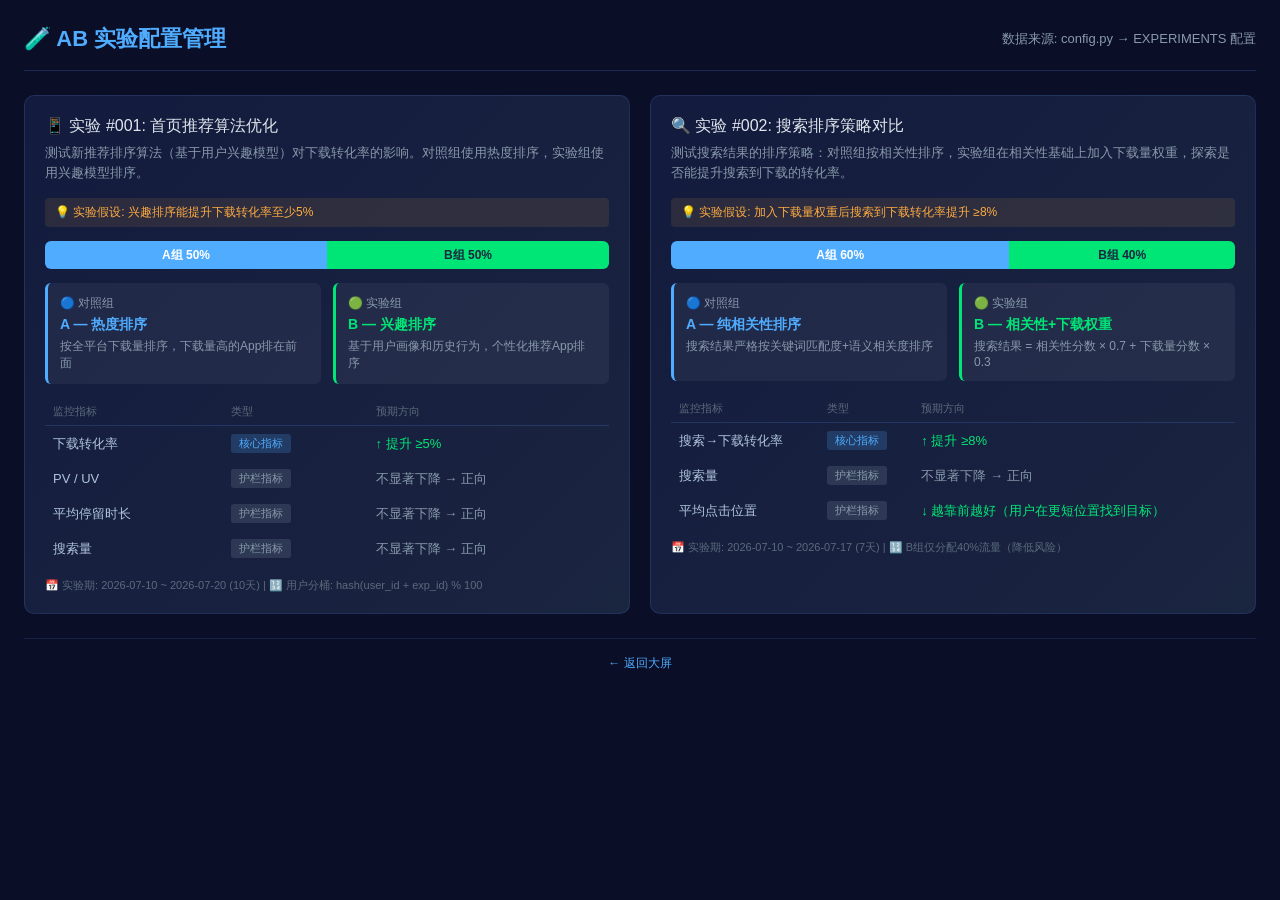
<file: src/dashboard/ab-config.html>
<!DOCTYPE html>
<html lang="zh-CN">
<head>
    <meta charset="UTF-8">
    <meta name="viewport" content="width=device-width, initial-scale=1.0">
    <title>AB 实验配置管理</title>
    <style>
        * { margin: 0; padding: 0; box-sizing: border-box; }
        body {
            font-family: 'Microsoft YaHei', sans-serif;
            background: #0a0e27;
            color: #e0e6ed;
            padding: 24px;
            min-height: 100vh;
        }
        .header {
            display: flex; justify-content: space-between; align-items: center;
            padding-bottom: 16px; border-bottom: 1px solid rgba(100,150,255,0.2); margin-bottom: 24px;
        }
        .header h1 { font-size: 22px; color: #4facfe; }
        .header span { font-size: 13px; color: #8899aa; }
        .exp-grid { display: grid; grid-template-columns: repeat(auto-fill, minmax(480px, 1fr)); gap: 20px; }

        .exp-card {
            background: linear-gradient(135deg, #131b3e, #1a2540);
            border: 1px solid rgba(100,150,255,0.15);
            border-radius: 10px; padding: 20px;
            transition: transform 0.2s, box-shadow 0.2s;
        }
        .exp-card:hover { transform: translateY(-2px); box-shadow: 0 4px 24px rgba(79,172,254,0.15); }
        .exp-title { font-size: 16px; color: #e0e6ed; margin-bottom: 6px; }
        .exp-desc { font-size: 13px; color: #8899aa; margin-bottom: 16px; line-height: 1.5; }
        .exp-hypothesis {
            font-size: 12px; color: #ffab40; background: rgba(255,171,64,0.1);
            padding: 6px 10px; border-radius: 4px; margin-bottom: 14px;
        }

        .traffic-bar {
            display: flex; height: 28px; border-radius: 6px; overflow: hidden; margin-bottom: 14px;
            font-size: 12px; font-weight: 600;
        }
        .traffic-a {
            background: #4facfe; color: #fff;
            display: flex; align-items: center; justify-content: center;
        }
        .traffic-b {
            background: #00e676; color: #1a2540;
            display: flex; align-items: center; justify-content: center;
        }

        .variant-row {
            display: grid; grid-template-columns: 1fr 1fr; gap: 12px; margin-bottom: 14px;
        }
        .variant-box {
            background: rgba(255,255,255,0.05); border-radius: 6px; padding: 12px;
            border-left: 3px solid transparent;
        }
        .variant-box.a { border-left-color: #4facfe; }
        .variant-box.b { border-left-color: #00e676; }
        .variant-label { font-size: 12px; color: #8899aa; margin-bottom: 4px; }
        .variant-name { font-size: 14px; font-weight: 600; }
        .variant-box.a .variant-name { color: #4facfe; }
        .variant-box.b .variant-name { color: #00e676; }

        .metrics-table { width: 100%; border-collapse: collapse; font-size: 13px; }
        .metrics-table th {
            text-align: left; color: #5a6a7a; font-weight: normal;
            padding: 6px 8px; border-bottom: 1px solid rgba(100,150,255,0.1); font-size: 11px;
        }
        .metrics-table td { padding: 8px; color: #b0c4de; }
        .tag { display: inline-block; padding: 2px 8px; border-radius: 3px; font-size: 11px; }
        .tag-primary { background: rgba(79,172,254,0.2); color: #4facfe; }
        .tag-secondary { background: rgba(136,153,170,0.2); color: #8899aa; }

        .footer { margin-top: 24px; padding-top: 16px; border-top: 1px solid rgba(100,150,255,0.15); font-size: 12px; color: #5a6a7a; text-align: center; }
        .footer a { color: #4facfe; text-decoration: none; }
    </style>
</head>
<body>

    <div class="header">
        <h1>🧪 AB 实验配置管理</h1>
        <span>数据来源: config.py → EXPERIMENTS 配置</span>
    </div>

    <!-- 实验1: 首页推荐算法 -->
    <div class="exp-grid">
        <div class="exp-card">
            <div class="exp-title">📱 实验 #001: 首页推荐算法优化</div>
            <div class="exp-desc">
                测试新推荐排序算法（基于用户兴趣模型）对下载转化率的影响。对照组使用热度排序，实验组使用兴趣模型排序。
            </div>
            <div class="exp-hypothesis">
                💡 实验假设: 兴趣排序能提升下载转化率至少5%
            </div>

            <div class="traffic-bar">
                <div class="traffic-a" style="width:50%">A组 50%</div>
                <div class="traffic-b" style="width:50%">B组 50%</div>
            </div>

            <div class="variant-row">
                <div class="variant-box a">
                    <div class="variant-label">🔵 对照组</div>
                    <div class="variant-name">A — 热度排序</div>
                    <div style="font-size:12px;color:#8899aa;margin-top:4px;">
                        按全平台下载量排序，下载量高的App排在前面
                    </div>
                </div>
                <div class="variant-box b">
                    <div class="variant-label">🟢 实验组</div>
                    <div class="variant-name">B — 兴趣排序</div>
                    <div style="font-size:12px;color:#8899aa;margin-top:4px;">
                        基于用户画像和历史行为，个性化推荐App排序
                    </div>
                </div>
            </div>

            <table class="metrics-table">
                <thead>
                    <tr>
                        <th>监控指标</th>
                        <th>类型</th>
                        <th>预期方向</th>
                    </tr>
                </thead>
                <tbody>
                    <tr>
                        <td>下载转化率</td>
                        <td><span class="tag tag-primary">核心指标</span></td>
                        <td style="color:#00e676;">↑ 提升 ≥5%</td>
                    </tr>
                    <tr>
                        <td>PV / UV</td>
                        <td><span class="tag tag-secondary">护栏指标</span></td>
                        <td style="color:#8899aa;">不显著下降 → 正向</td>
                    </tr>
                    <tr>
                        <td>平均停留时长</td>
                        <td><span class="tag tag-secondary">护栏指标</span></td>
                        <td style="color:#8899aa;">不显著下降 → 正向</td>
                    </tr>
                    <tr>
                        <td>搜索量</td>
                        <td><span class="tag tag-secondary">护栏指标</span></td>
                        <td style="color:#8899aa;">不显著下降 → 正向</td>
                    </tr>
                </tbody>
            </table>

            <div style="margin-top:12px;font-size:11px;color:#5a6a7a;">
                📅 实验期: 2026-07-10 ~ 2026-07-20 (10天) | 🔢 用户分桶: hash(user_id + exp_id) % 100
            </div>
        </div>

        <!-- 实验2: 搜索排序 -->
        <div class="exp-card">
            <div class="exp-title">🔍 实验 #002: 搜索排序策略对比</div>
            <div class="exp-desc">
                测试搜索结果的排序策略：对照组按相关性排序，实验组在相关性基础上加入下载量权重，探索是否能提升搜索到下载的转化率。
            </div>
            <div class="exp-hypothesis">
                💡 实验假设: 加入下载量权重后搜索到下载转化率提升 ≥8%
            </div>

            <div class="traffic-bar">
                <div class="traffic-a" style="width:60%">A组 60%</div>
                <div class="traffic-b" style="width:40%">B组 40%</div>
            </div>

            <div class="variant-row">
                <div class="variant-box a">
                    <div class="variant-label">🔵 对照组</div>
                    <div class="variant-name">A — 纯相关性排序</div>
                    <div style="font-size:12px;color:#8899aa;margin-top:4px;">
                        搜索结果严格按关键词匹配度+语义相关度排序
                    </div>
                </div>
                <div class="variant-box b">
                    <div class="variant-label">🟢 实验组</div>
                    <div class="variant-name">B — 相关性+下载权重</div>
                    <div style="font-size:12px;color:#8899aa;margin-top:4px;">
                        搜索结果 = 相关性分数 × 0.7 + 下载量分数 × 0.3
                    </div>
                </div>
            </div>

            <table class="metrics-table">
                <thead>
                    <tr>
                        <th>监控指标</th>
                        <th>类型</th>
                        <th>预期方向</th>
                    </tr>
                </thead>
                <tbody>
                    <tr>
                        <td>搜索→下载转化率</td>
                        <td><span class="tag tag-primary">核心指标</span></td>
                        <td style="color:#00e676;">↑ 提升 ≥8%</td>
                    </tr>
                    <tr>
                        <td>搜索量</td>
                        <td><span class="tag tag-secondary">护栏指标</span></td>
                        <td style="color:#8899aa;">不显著下降 → 正向</td>
                    </tr>
                    <tr>
                        <td>平均点击位置</td>
                        <td><span class="tag tag-secondary">护栏指标</span></td>
                        <td style="color:#00e676;">↓ 越靠前越好（用户在更短位置找到目标）</td>
                    </tr>
                </tbody>
            </table>

            <div style="margin-top:12px;font-size:11px;color:#5a6a7a;">
                📅 实验期: 2026-07-10 ~ 2026-07-17 (7天) | 🔢 B组仅分配40%流量（降低风险）
            </div>
        </div>
    </div>

    <div class="footer">
        <a href="index.html">← 返回大屏</a>
    </div>
</body>
</html>
</file>
